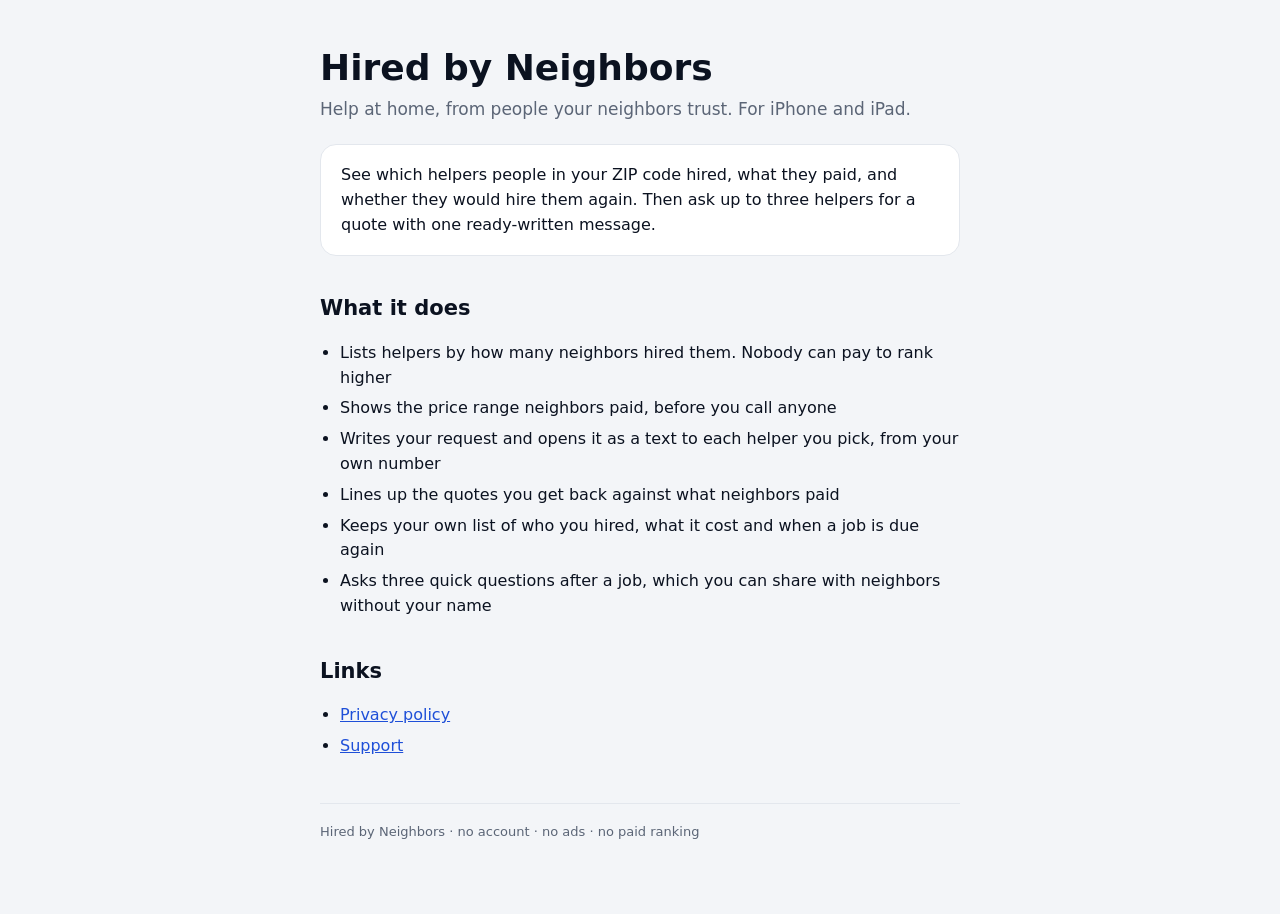
<file: index.html>
<!doctype html>
<html lang="en">
<head>
<meta charset="utf-8">
<meta name="viewport" content="width=device-width,initial-scale=1">
<title>Hired by Neighbors — help at home from people your neighbors hired</title>
<meta name="description" content="Find a cleaner, plumber or gardener your neighbors hired, see what they paid, and ask up to three helpers at once. No account, no ads, no paid ranking.">
<link rel="stylesheet" href="style.css">
</head>
<body>
<main>
<h1>Hired by Neighbors</h1>
<p class="lede">Help at home, from people your neighbors trust. For iPhone and iPad.</p>

<div class="card">
See which helpers people in your ZIP code hired, what they paid, and whether they would
hire them again. Then ask up to three helpers for a quote with one ready-written message.
</div>

<h2>What it does</h2>
<ul>
<li>Lists helpers by how many neighbors hired them. Nobody can pay to rank higher</li>
<li>Shows the price range neighbors paid, before you call anyone</li>
<li>Writes your request and opens it as a text to each helper you pick, from your own number</li>
<li>Lines up the quotes you get back against what neighbors paid</li>
<li>Keeps your own list of who you hired, what it cost and when a job is due again</li>
<li>Asks three quick questions after a job, which you can share with neighbors without your name</li>
</ul>

<h2>Links</h2>
<ul>
<li><a href="privacy-policy.html">Privacy policy</a></li>
<li><a href="support.html">Support</a></li>
</ul>

<footer>Hired by Neighbors · no account · no ads · no paid ranking</footer>
</main>
</body>
</html>
</file>
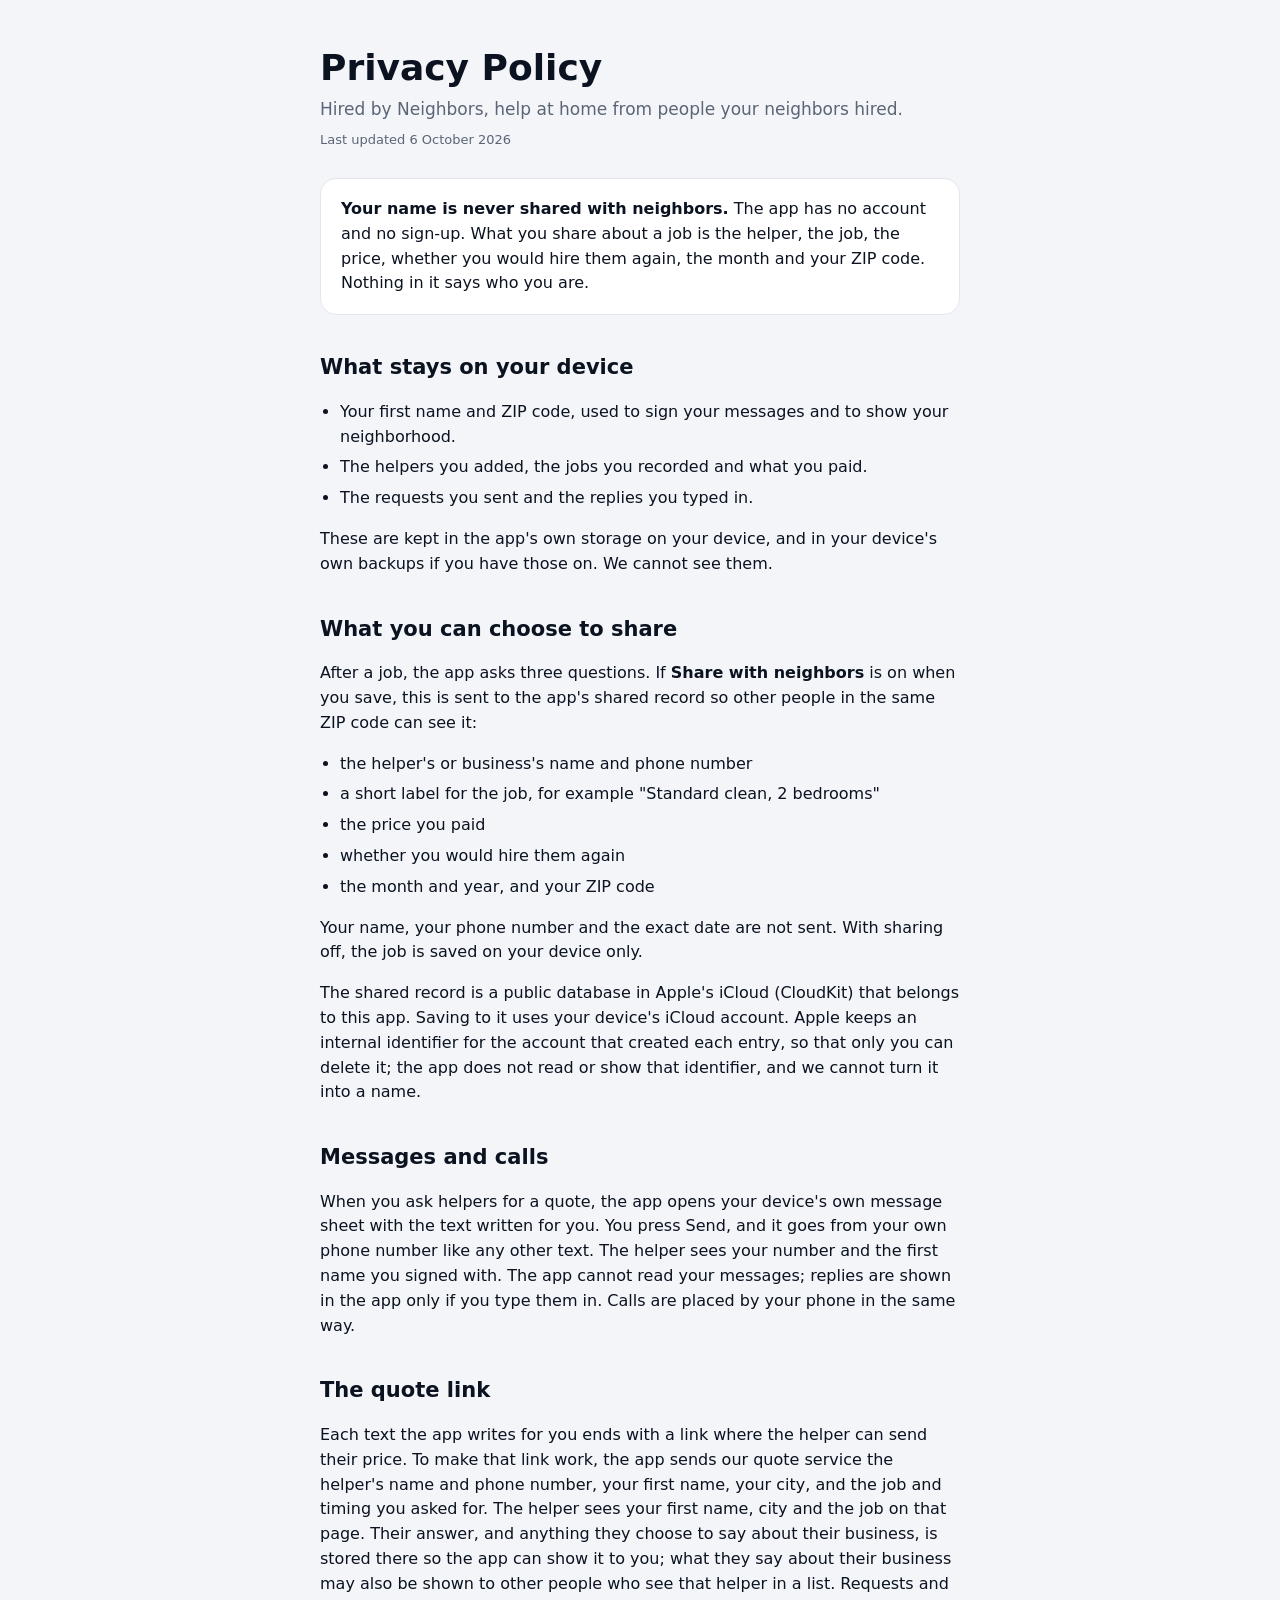
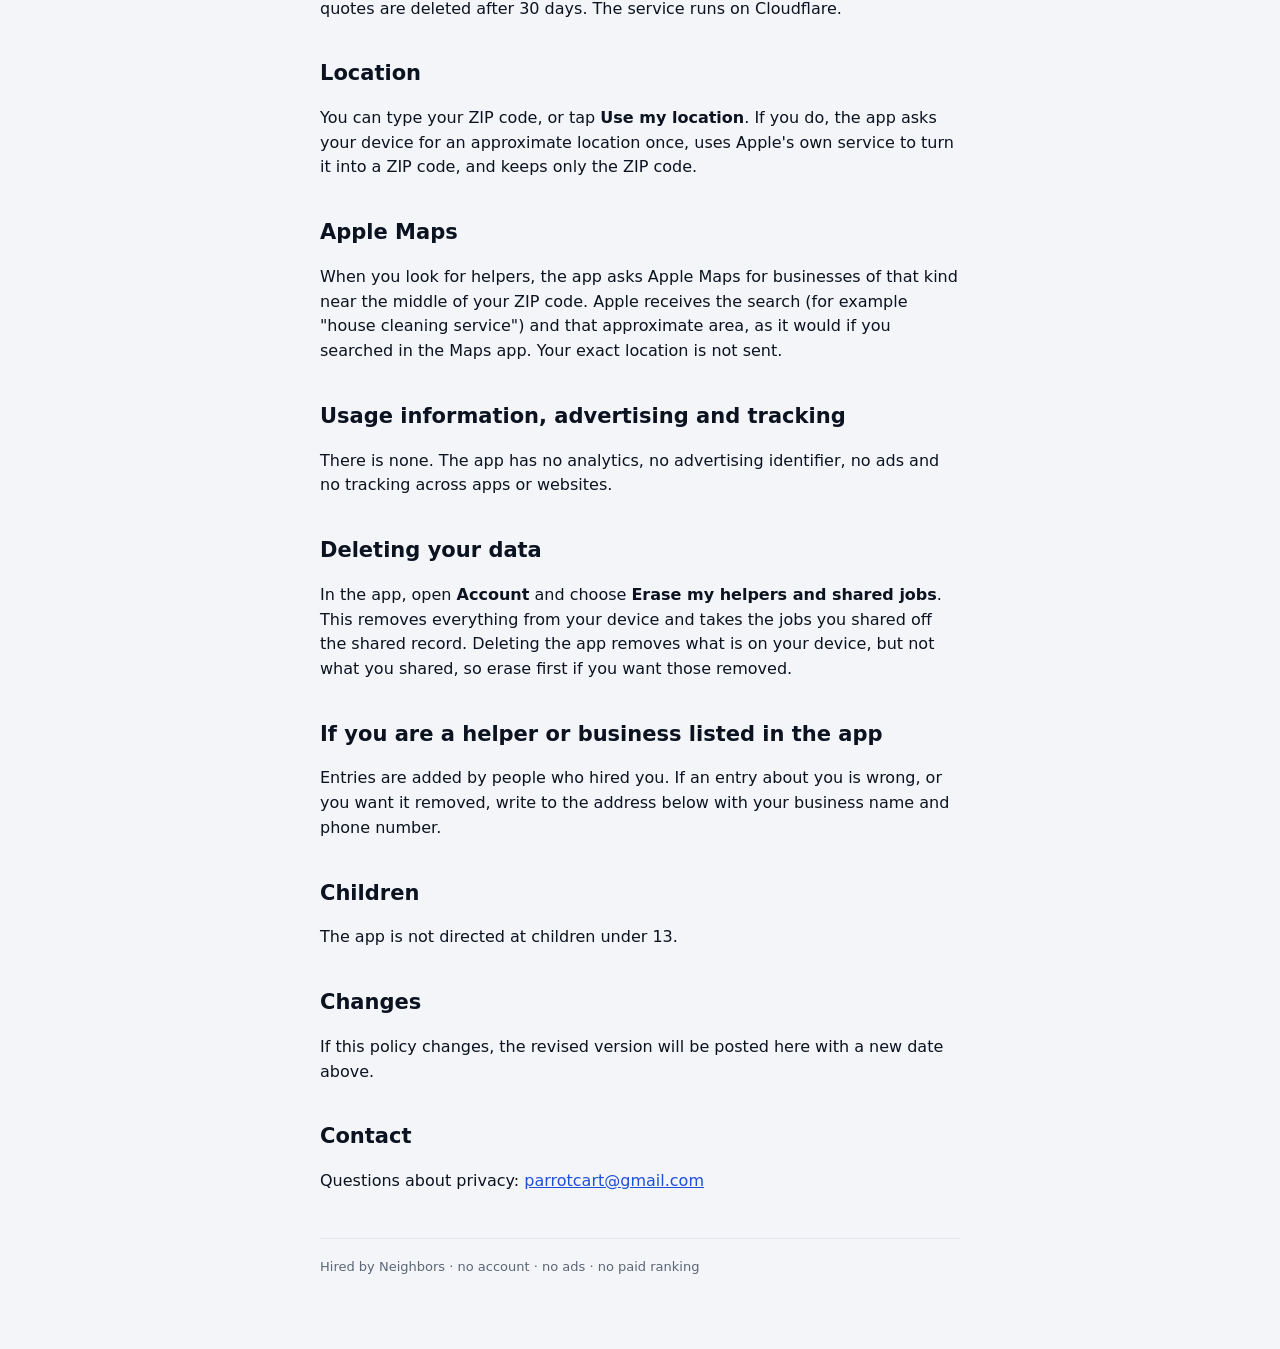
<file: privacy-policy.html>
<!doctype html>
<html lang="en">
<head>
<meta charset="utf-8">
<meta name="viewport" content="width=device-width,initial-scale=1">
<title>Privacy Policy — Hired by Neighbors</title>
<link rel="stylesheet" href="style.css">
</head>
<body>
<main>
<h1>Privacy Policy</h1>
<p class="lede">Hired by Neighbors, help at home from people your neighbors hired.</p>
<p class="updated">Last updated 6 October 2026</p>

<div class="card">
<strong>Your name is never shared with neighbors.</strong> The app has no account and no
sign-up. What you share about a job is the helper, the job, the price, whether you would
hire them again, the month and your ZIP code. Nothing in it says who you are.
</div>

<h2>What stays on your device</h2>
<ul>
<li>Your first name and ZIP code, used to sign your messages and to show your neighborhood.</li>
<li>The helpers you added, the jobs you recorded and what you paid.</li>
<li>The requests you sent and the replies you typed in.</li>
</ul>
<p>These are kept in the app's own storage on your device, and in your device's own backups
if you have those on. We cannot see them.</p>

<h2>What you can choose to share</h2>
<p>After a job, the app asks three questions. If <strong>Share with neighbors</strong> is on
when you save, this is sent to the app's shared record so other people in the same ZIP code
can see it:</p>
<ul>
<li>the helper's or business's name and phone number</li>
<li>a short label for the job, for example "Standard clean, 2 bedrooms"</li>
<li>the price you paid</li>
<li>whether you would hire them again</li>
<li>the month and year, and your ZIP code</li>
</ul>
<p>Your name, your phone number and the exact date are not sent. With sharing off, the job is
saved on your device only.</p>
<p>The shared record is a public database in Apple's iCloud (CloudKit) that belongs to this
app. Saving to it uses your device's iCloud account. Apple keeps an internal identifier for
the account that created each entry, so that only you can delete it; the app does not read
or show that identifier, and we cannot turn it into a name.</p>

<h2>Messages and calls</h2>
<p>When you ask helpers for a quote, the app opens your device's own message sheet with the
text written for you. You press Send, and it goes from your own phone number like any other
text. The helper sees your number and the first name you signed with. The app cannot read
your messages; replies are shown in the app only if you type them in. Calls are placed by
your phone in the same way.</p>

<h2>The quote link</h2>
<p>Each text the app writes for you ends with a link where the helper can send their price. To
make that link work, the app sends our quote service the helper's name and phone number, your
first name, your city, and the job and timing you asked for. The helper sees your first name,
city and the job on that page. Their answer, and anything they choose to say about their
business, is stored there so the app can show it to you; what they say about their business may
also be shown to other people who see that helper in a list. Requests and quotes are deleted
after 30 days. The service runs on Cloudflare.</p>

<h2>Location</h2>
<p>You can type your ZIP code, or tap <strong>Use my location</strong>. If you do, the app
asks your device for an approximate location once, uses Apple's own service to turn it into
a ZIP code, and keeps only the ZIP code.</p>

<h2>Apple Maps</h2>
<p>When you look for helpers, the app asks Apple Maps for businesses of that kind near the
middle of your ZIP code. Apple receives the search (for example "house cleaning service") and
that approximate area, as it would if you searched in the Maps app. Your exact location is not
sent.</p>

<h2>Usage information, advertising and tracking</h2>
<p>There is none. The app has no analytics, no advertising identifier, no ads and no tracking
across apps or websites.</p>

<h2>Deleting your data</h2>
<p>In the app, open <strong>Account</strong> and choose <strong>Erase my helpers and shared
jobs</strong>. This removes everything from your device and takes the jobs you shared off the
shared record. Deleting the app removes what is on your device, but not what you shared, so
erase first if you want those removed.</p>

<h2>If you are a helper or business listed in the app</h2>
<p>Entries are added by people who hired you. If an entry about you is wrong, or you want it
removed, write to the address below with your business name and phone number.</p>

<h2>Children</h2>
<p>The app is not directed at children under 13.</p>

<h2>Changes</h2>
<p>If this policy changes, the revised version will be posted here with a new date above.</p>

<h2>Contact</h2>
<p>Questions about privacy: <a href="mailto:parrotcart@gmail.com">parrotcart@gmail.com</a></p>

<footer>Hired by Neighbors · no account · no ads · no paid ranking</footer>
</main>
</body>
</html>
</file>
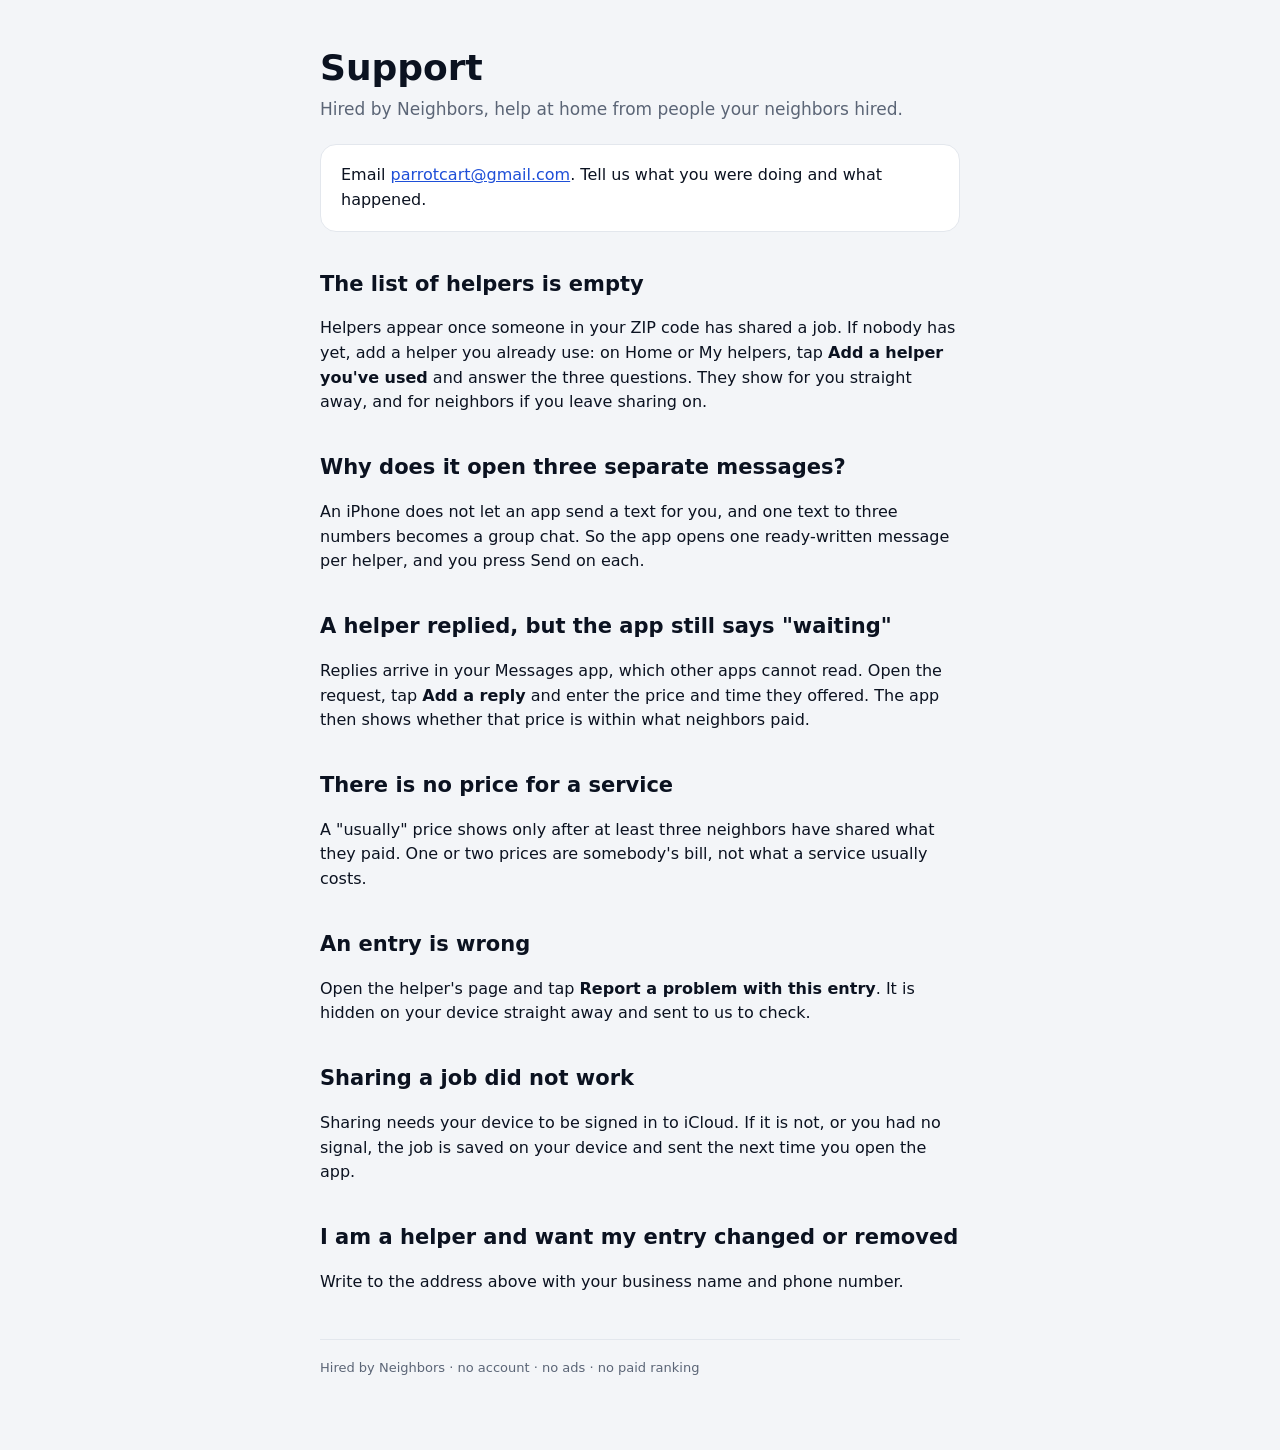
<file: support.html>
<!doctype html>
<html lang="en">
<head>
<meta charset="utf-8">
<meta name="viewport" content="width=device-width,initial-scale=1">
<title>Support — Hired by Neighbors</title>
<link rel="stylesheet" href="style.css">
</head>
<body>
<main>
<h1>Support</h1>
<p class="lede">Hired by Neighbors, help at home from people your neighbors hired.</p>

<div class="card">
Email <a href="mailto:parrotcart@gmail.com">parrotcart@gmail.com</a>. Tell us what you were
doing and what happened.
</div>

<h2>The list of helpers is empty</h2>
<p>Helpers appear once someone in your ZIP code has shared a job. If nobody has yet, add a
helper you already use: on Home or My helpers, tap <strong>Add a helper you've used</strong>
and answer the three questions. They show for you straight away, and for neighbors if you
leave sharing on.</p>

<h2>Why does it open three separate messages?</h2>
<p>An iPhone does not let an app send a text for you, and one text to three numbers becomes
a group chat. So the app opens one ready-written message per helper, and you press Send on
each.</p>

<h2>A helper replied, but the app still says "waiting"</h2>
<p>Replies arrive in your Messages app, which other apps cannot read. Open the request, tap
<strong>Add a reply</strong> and enter the price and time they offered. The app then shows
whether that price is within what neighbors paid.</p>

<h2>There is no price for a service</h2>
<p>A "usually" price shows only after at least three neighbors have shared what they paid.
One or two prices are somebody's bill, not what a service usually costs.</p>

<h2>An entry is wrong</h2>
<p>Open the helper's page and tap <strong>Report a problem with this entry</strong>. It is
hidden on your device straight away and sent to us to check.</p>

<h2>Sharing a job did not work</h2>
<p>Sharing needs your device to be signed in to iCloud. If it is not, or you had no signal,
the job is saved on your device and sent the next time you open the app.</p>

<h2>I am a helper and want my entry changed or removed</h2>
<p>Write to the address above with your business name and phone number.</p>

<footer>Hired by Neighbors · no account · no ads · no paid ranking</footer>
</main>
</body>
</html>
</file>
<file: style.css>
/* The app's own colours. */
:root{
  --ground:#F3F5F8; --surface:#fff; --line:#E3E7ED; --ink:#0B1220;
  --muted:#5B6576; --accent-ink:#1E4FD8;
}
*{box-sizing:border-box}
body{
  margin:0;padding:0 20px;background:var(--ground);color:var(--ink);
  font:16px/1.55 system-ui,-apple-system,sans-serif;
}
main{max-width:640px;margin:0 auto;padding:48px 0 72px}
h1{font-size:36px;line-height:1.1;margin:0 0 8px}
h2{font-size:21px;margin:36px 0 10px}
p,li{color:var(--ink)}
.lede{color:var(--muted);font-size:17px;margin:0 0 8px}
.updated{color:var(--muted);font-size:13px;margin:0 0 28px}
a{color:var(--accent-ink)}
code{font-size:14px}
ul,ol{padding-left:20px}
li{margin:6px 0}
.card{background:var(--surface);border:1px solid var(--line);border-radius:16px;padding:18px 20px;margin:22px 0}
footer{border-top:1px solid var(--line);margin-top:44px;padding-top:18px;color:var(--muted);font-size:13px}
@media (prefers-color-scheme:dark){
  :root{--ground:#111416;--surface:#1A1E21;--line:#2A3035;--ink:#EEF0F2;--muted:#A5ACB3;--accent-ink:#8FAEFF}
}
</file>
